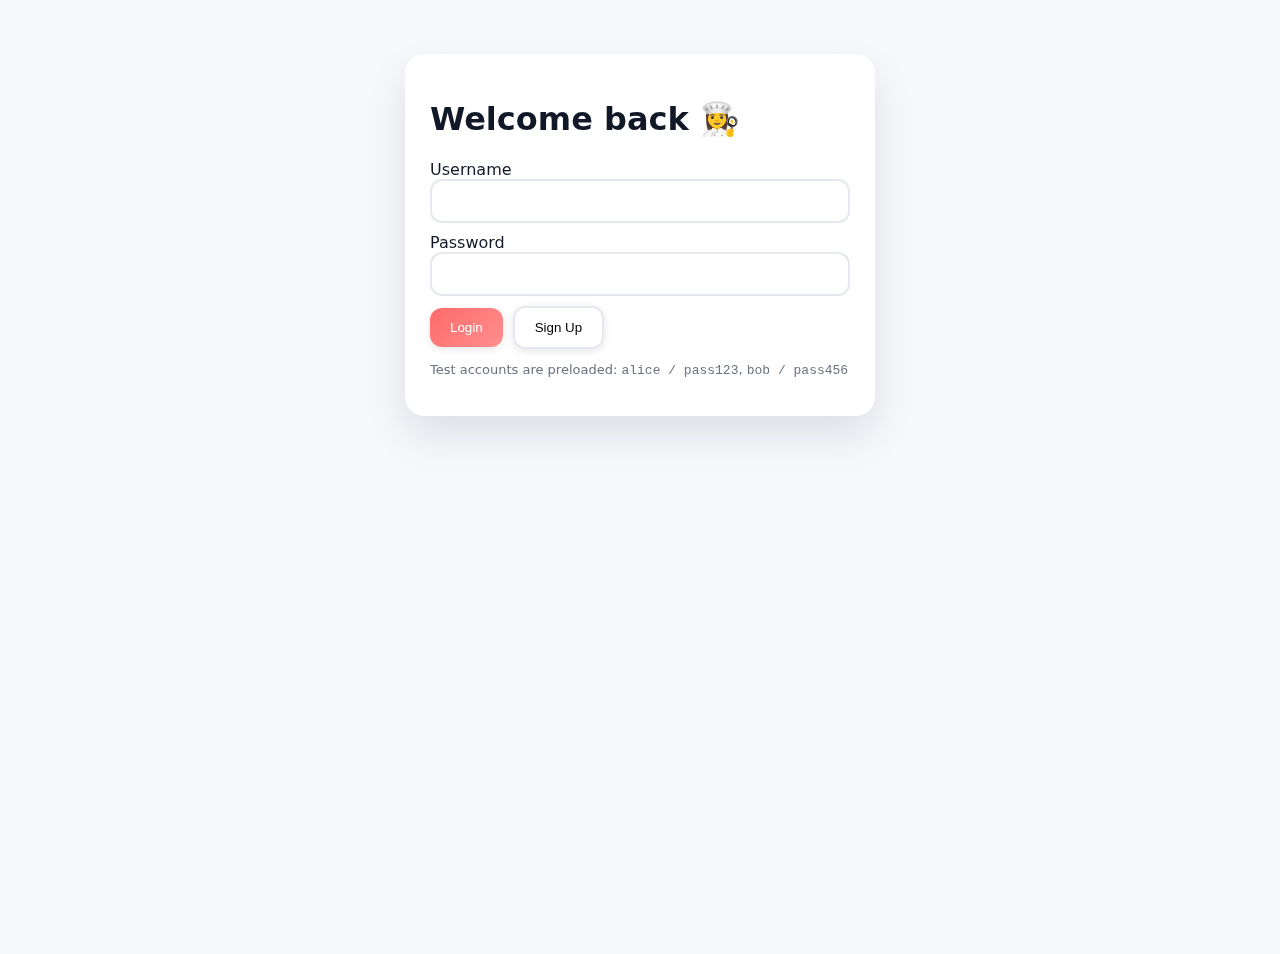
<file: index.html>
<!doctype html>
<html lang="en">
<head>
<meta charset="utf-8" />
<meta name="viewport" content="width=device-width,initial-scale=1" />
<title>Recipe Voice — Login</title>
<link rel="stylesheet" href="styles.css">
</head>
<body class="page-login">
<main class="card center-card">
<h1>Welcome back 👩‍🍳</h1>
<form id="loginForm" class="form">
<label>Username<input id="loginUser" required></label>
<label>Password<input id="loginPass" type="password" required></label>
<div class="row">
<button type="submit" class="btn primary">Login</button>
<button id="toSign" type="button" class="btn outline">Sign Up</button>
</div>
</form>
<p class="muted">Test accounts are preloaded: <code>alice / pass123</code>, <code>bob / pass456</code></p>
</main>
<script src="app.js"></script>
<script>initPage('login')</script>
</body>
</html>
</file>
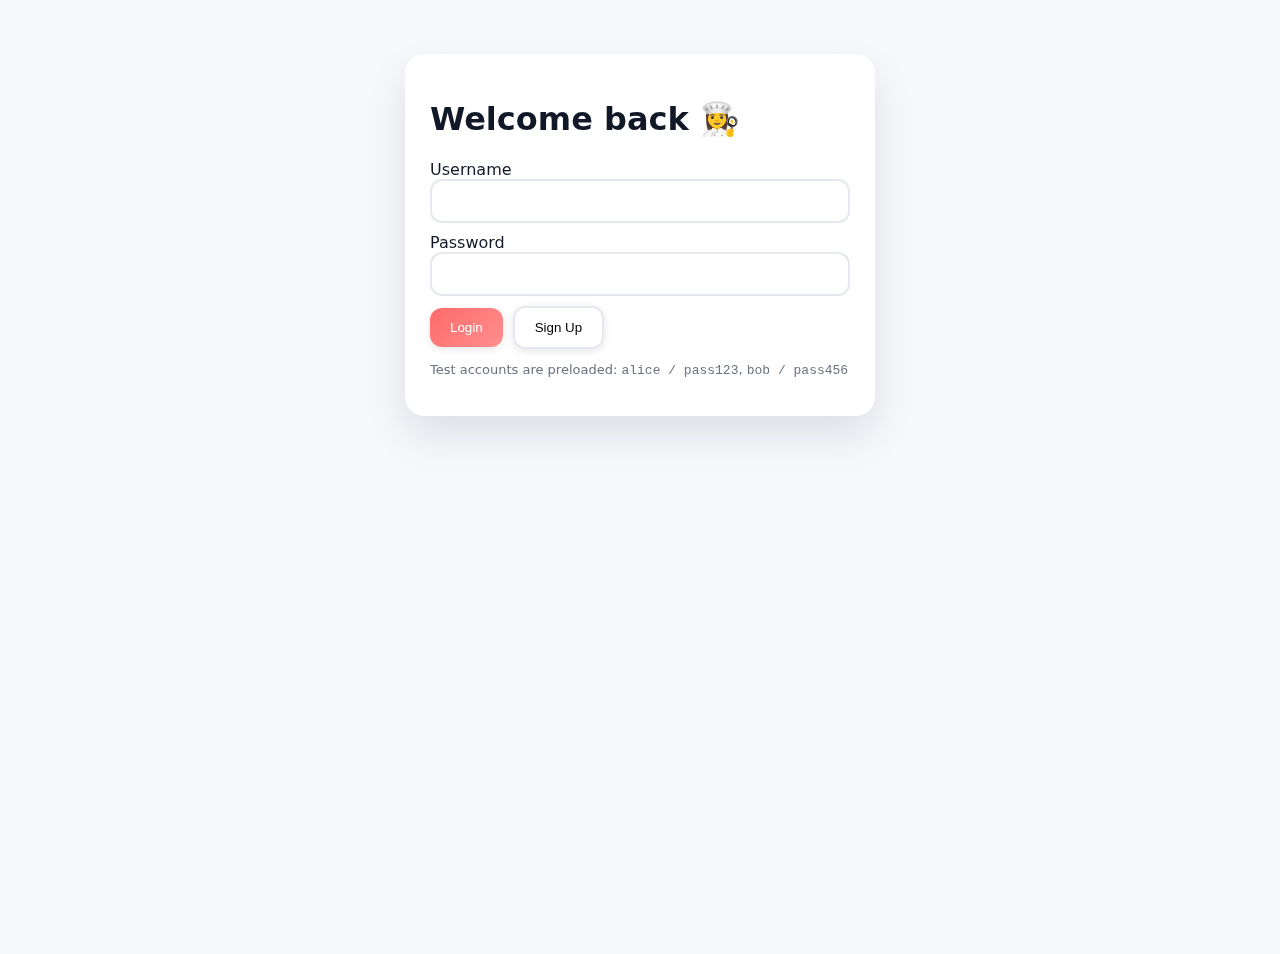
<file: Login.html>
<!doctype html>
<html lang="en">
<head>
<meta charset="utf-8" />
<meta name="viewport" content="width=device-width,initial-scale=1" />
<title>Recipe Voice — Login</title>
<link rel="stylesheet" href="styles.css">
</head>
<body class="page-login">
<main class="card center-card">
<h1>Welcome back 👩‍🍳</h1>
<form id="loginForm" class="form">
<label>Username<input id="loginUser" required></label>
<label>Password<input id="loginPass" type="password" required></label>
<div class="row">
<button type="submit" class="btn primary">Login</button>
<button id="toSign" type="button" class="btn outline">Sign Up</button>
</div>
</form>
<p class="muted">Test accounts are preloaded: <code>alice / pass123</code>, <code>bob / pass456</code></p>
</main>
<script src="app.js"></script>
<script>initPage('login')</script>
</body>
</html>
</file>
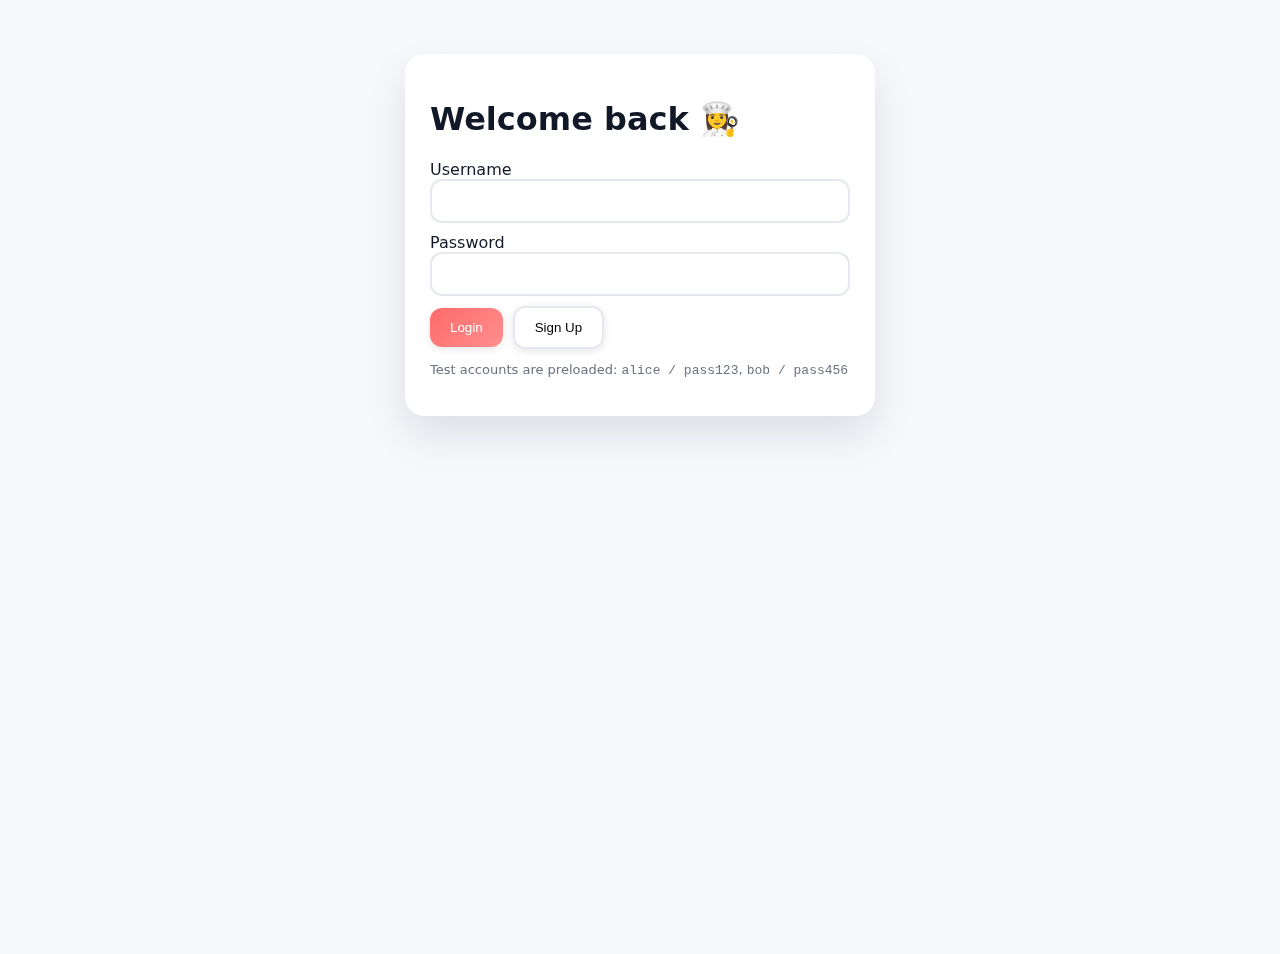
<file: Recipe.html>
<!doctype html>
<html lang="en">
<head>
<meta charset="utf-8" />
<meta name="viewport" content="width=device-width,initial-scale=1" />
<title>Recipe Voice — View</title>
<link rel="stylesheet" href="styles.css">
</head>
<body class="page-recipe">
<header class="topbar">
<button id="backBtn" class="btn outline">← Back</button>
<h2 id="viewTitle">Recipe</h2>
<div></div>
</header>


<main class="card content">
<section>
<h3>Ingredients</h3>
<ul id="viewIngredients"></ul>
</section>
<section>
<h3>Directions</h3>
<div id="viewDirections"></div>
</section>


<div class="controls">
<button id="playBtn" class="btn primary">Play</button>
<button id="pauseBtn" class="btn">Pause</button>
<button id="stopBtn" class="btn outline">Stop</button>
</div>
</main>
<script src="app.js"></script>
<script>initPage('recipe')</script>
</body>
</html>
</file>
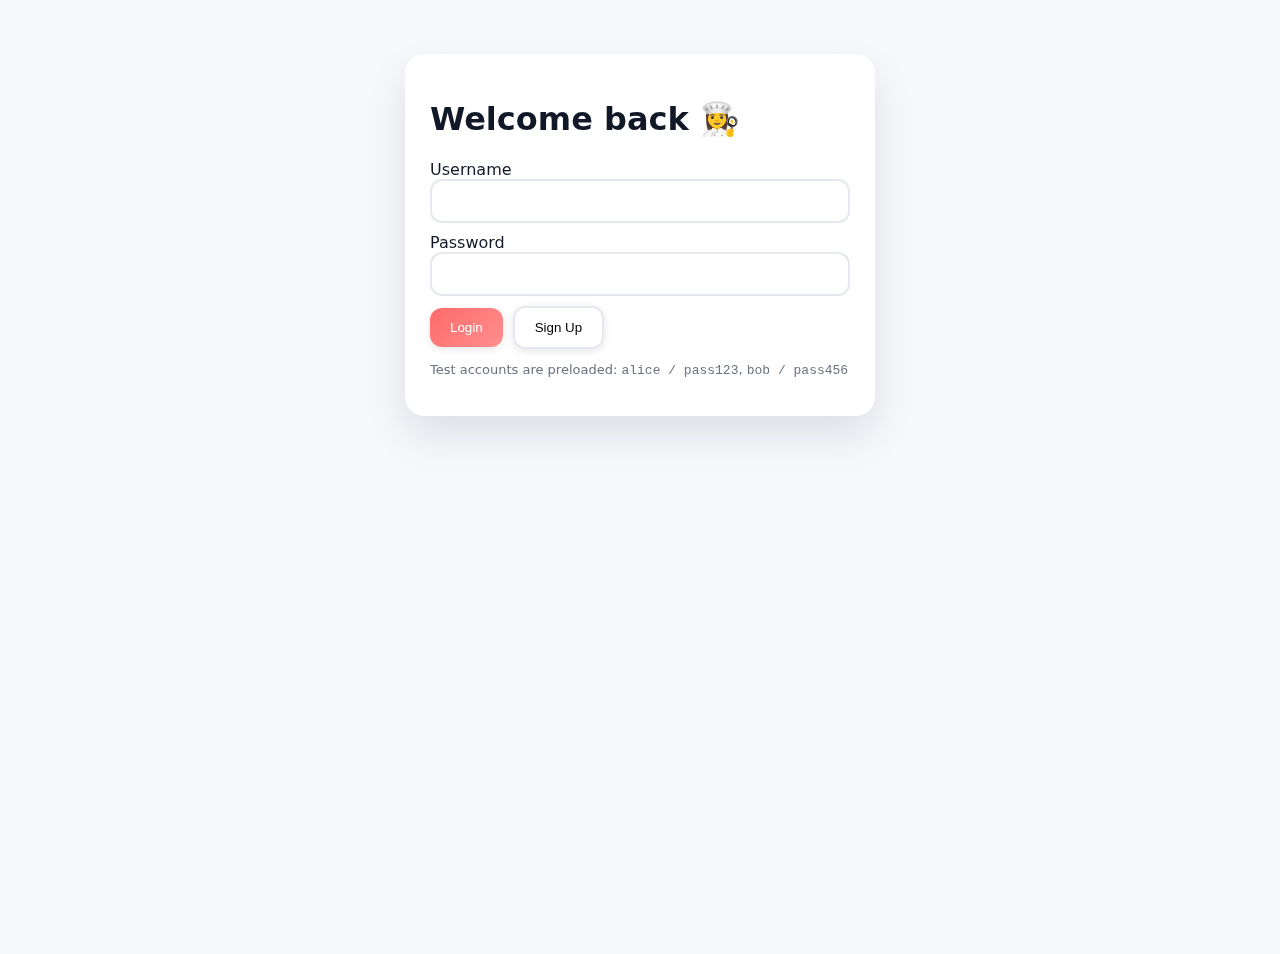
<file: Recipes.html>
<!doctype html>
<html lang="en">
<head>
<meta charset="utf-8" />
<meta name="viewport" content="width=device-width,initial-scale=1" />
<title>Recipe Voice — Recipes</title>
<link rel="stylesheet" href="styles.css">
</head>
<body class="page-recipes">
<header class="topbar">
<h2>My Recipes</h2>
<div>
<input id="searchBox" placeholder="Search recipes…">
<button id="addRecipeBtn" class="btn">Add Recipe</button>
<button id="logoutBtn" class="btn outline">Logout</button>
</div>
</header>


<main class="content">
<section id="listSection" class="card">
<ul id="recipeList" class="list"></ul>
</section>


<section id="editorSection" class="card hidden">
<h3>Add / Edit Recipe</h3>
<form id="recipeForm" class="form">
<label>Title<input id="recipeTitle" required></label>
<label>Ingredients (one per line)
<textarea id="recipeIngredients" rows="6"></textarea>
</label>
<label>Directions (one paragraph per line)
<textarea id="recipeDirections" rows="8"></textarea>
</label>
<div class="row">
<button type="submit" class="btn primary">Save Recipe</button>
<button id="cancelEdit" type="button" class="btn outline">Cancel</button>
</div>
</form>
</section>
</main>
<script src="app.js"></script>
<script>initPage('recipes')</script>
</body>
</html>
</file>
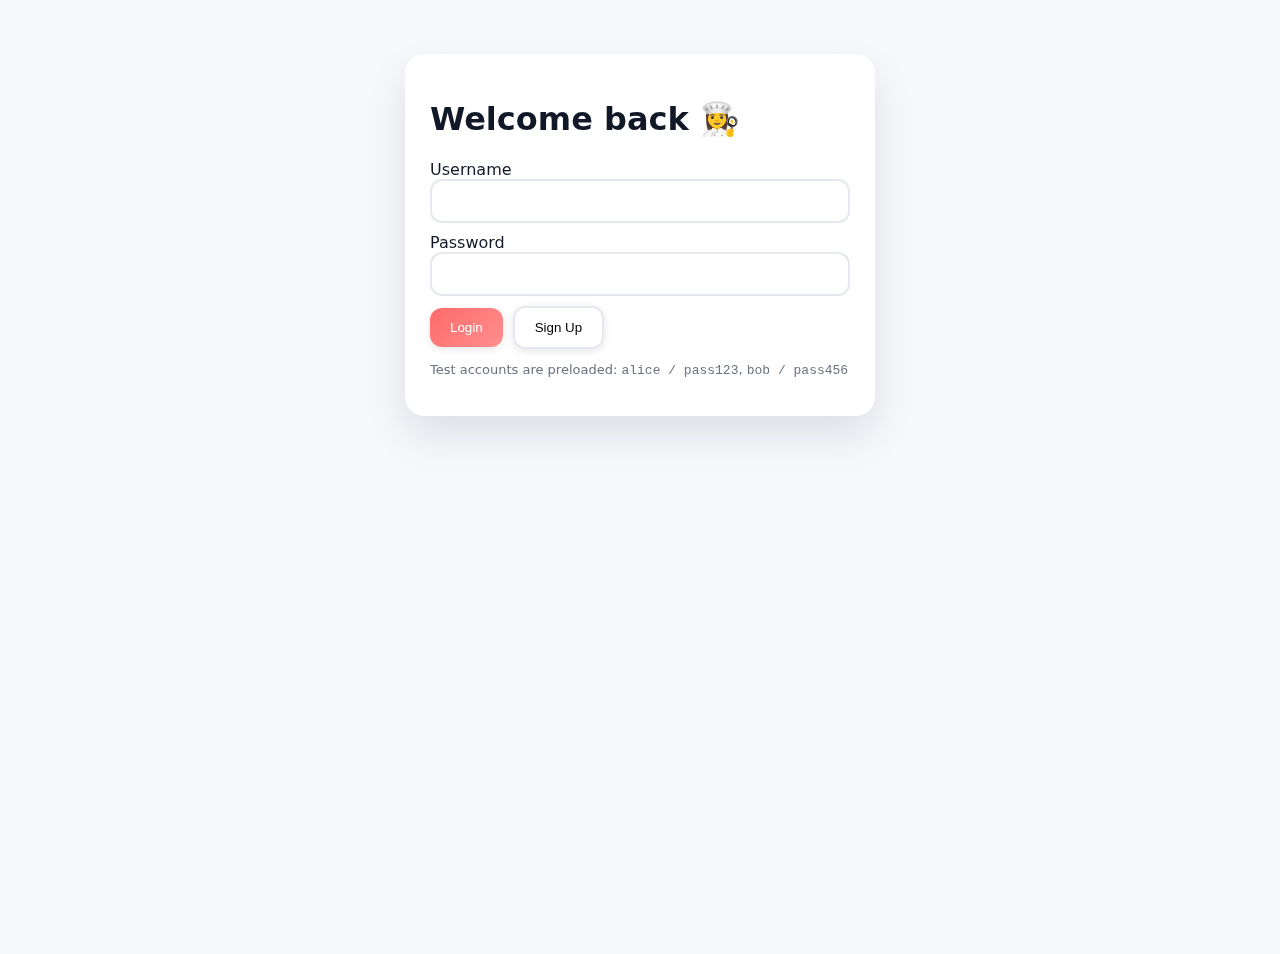
<file: recipes.html>
<!doctype html>
<html lang="en">
<head>
<meta charset="utf-8" />
<meta name="viewport" content="width=device-width,initial-scale=1" />
<title>Recipe Voice — Recipes</title>
<link rel="stylesheet" href="styles.css">
</head>
<body class="page-recipes">
<header class="topbar">
<h2>My Recipes</h2>
<div>
<input id="searchBox" placeholder="Search recipes…">
<button id="addRecipeBtn" class="btn">Add Recipe</button>
<button id="logoutBtn" class="btn outline">Logout</button>
</div>
</header>


<main class="content">
<section id="listSection" class="card">
<ul id="recipeList" class="list"></ul>
</section>


<section id="editorSection" class="card hidden">
<h3>Add / Edit Recipe</h3>
<form id="recipeForm" class="form">
<label>Title<input id="recipeTitle" required></label>
<label>Ingredients (one per line)
<textarea id="recipeIngredients" rows="6"></textarea>
</label>
<label>Directions (one paragraph per line)
<textarea id="recipeDirections" rows="8"></textarea>
</label>
<div class="row">
<button type="submit" class="btn primary">Save Recipe</button>
<button id="cancelEdit" type="button" class="btn outline">Cancel</button>
</div>
</form>
</section>
</main>
<script src="app.js"></script>
<script>initPage('recipes')</script>
</body>
</html>
</file>
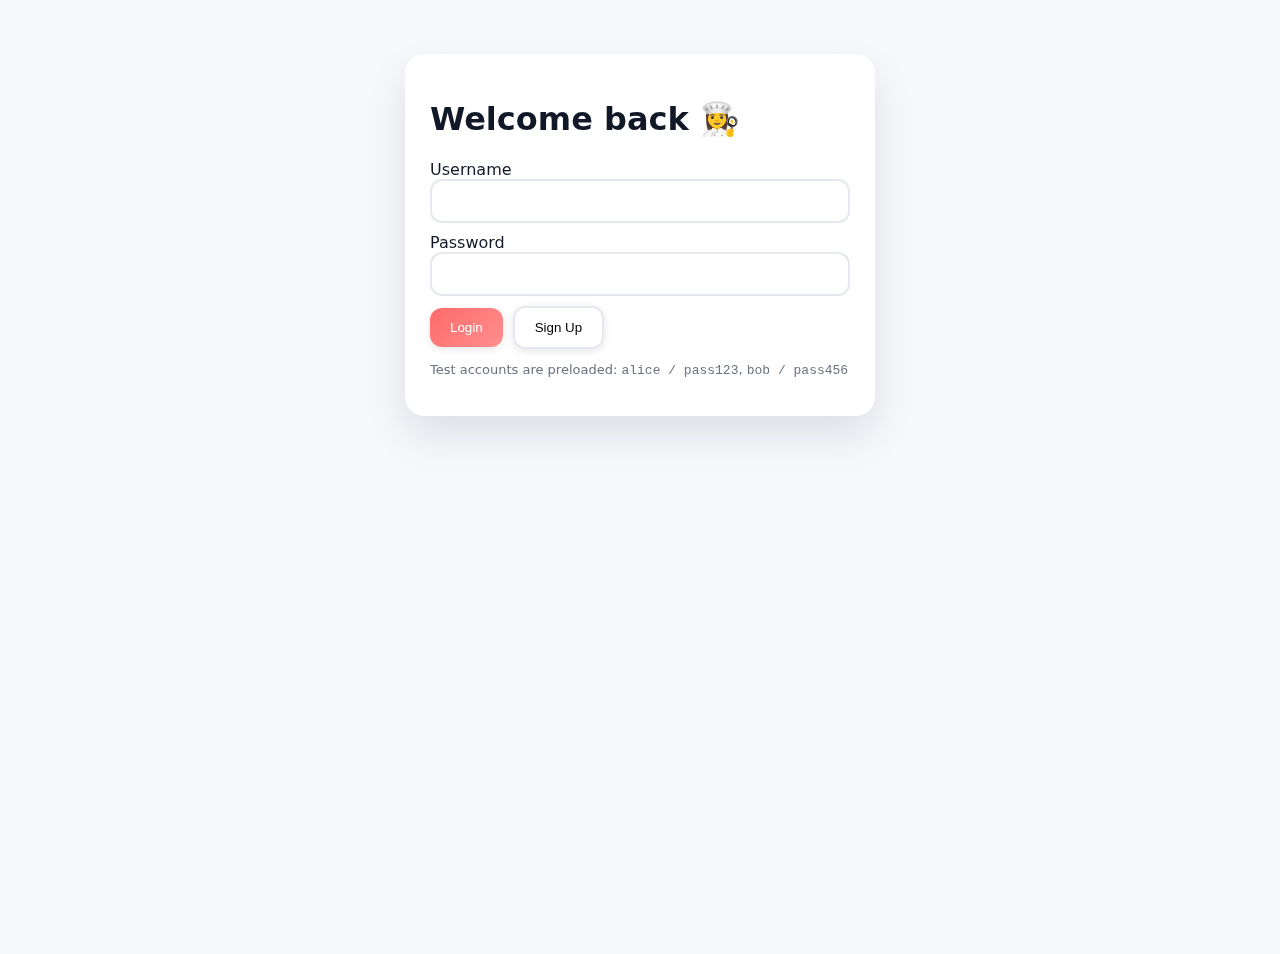
<file: Settings.html>
<!doctype html>
<html lang="en">
<head>
<meta charset="utf-8" />
<meta name="viewport" content="width=device-width,initial-scale=1" />
<title>Recipe Voice — Settings</title>
<link rel="stylesheet" href="styles.css">
</head>
<body class="page-settings">
<main class="card center-card">
<h1>Personal settings</h1>
<form id="settingsForm" class="form">
<label>Line delay (milliseconds)
<input id="settingDelay" type="number" min="0" step="250">
</label>
<label>Theme
<select id="settingTheme">
<option value="light">Light</option>
<option value="dark">Dark</option>
</select>
</label>
<label>Voice choice
<select id="settingVoice"></select>
</label>
<label>Speech rate
<input id="settingRate" type="range" min="0.5" max="2" step="0.1" value="1">
<span id="rateDisplay">1.0x</span>
</label>
<div class="row">
<button type="submit" class="btn primary">Save & Continue</button>
</div>
</form>
</main>
<script src="app.js"></script>
<script>initPage('settings')</script>
</body>
</html>
</file>
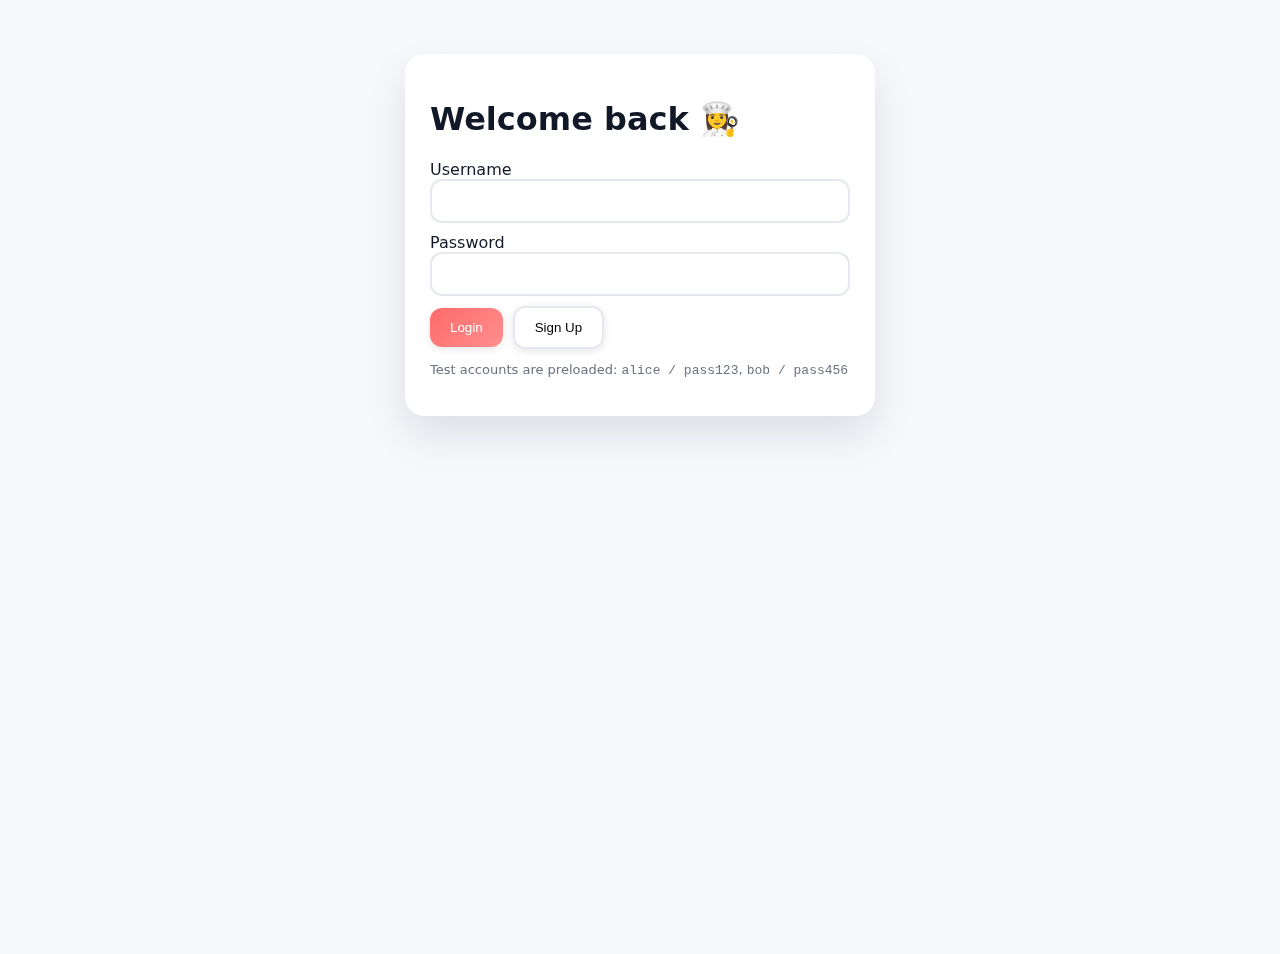
<file: settings.html>
<!doctype html>
<html lang="en">
<head>
<meta charset="utf-8" />
<meta name="viewport" content="width=device-width,initial-scale=1" />
<title>Recipe Voice — Settings</title>
<link rel="stylesheet" href="styles.css">
</head>
<body class="page-settings">
<main class="card center-card">
<h1>Personal settings</h1>
<form id="settingsForm" class="form">
<label>Line delay (milliseconds)
<input id="settingDelay" type="number" min="0" step="250">
</label>
<label>Theme
<select id="settingTheme">
<option value="light">Light</option>
<option value="dark">Dark</option>
</select>
</label>
<label>Voice choice
<select id="settingVoice"></select>
</label>
<label>Speech rate
<input id="settingRate" type="range" min="0.5" max="2" step="0.1" value="1">
<span id="rateDisplay">1.0x</span>
</label>
<div class="row">
<button type="submit" class="btn primary">Save & Continue</button>
</div>
</form>
</main>
<script src="app.js"></script>
<script>initPage('settings')</script>
</body>
</html>
</file>
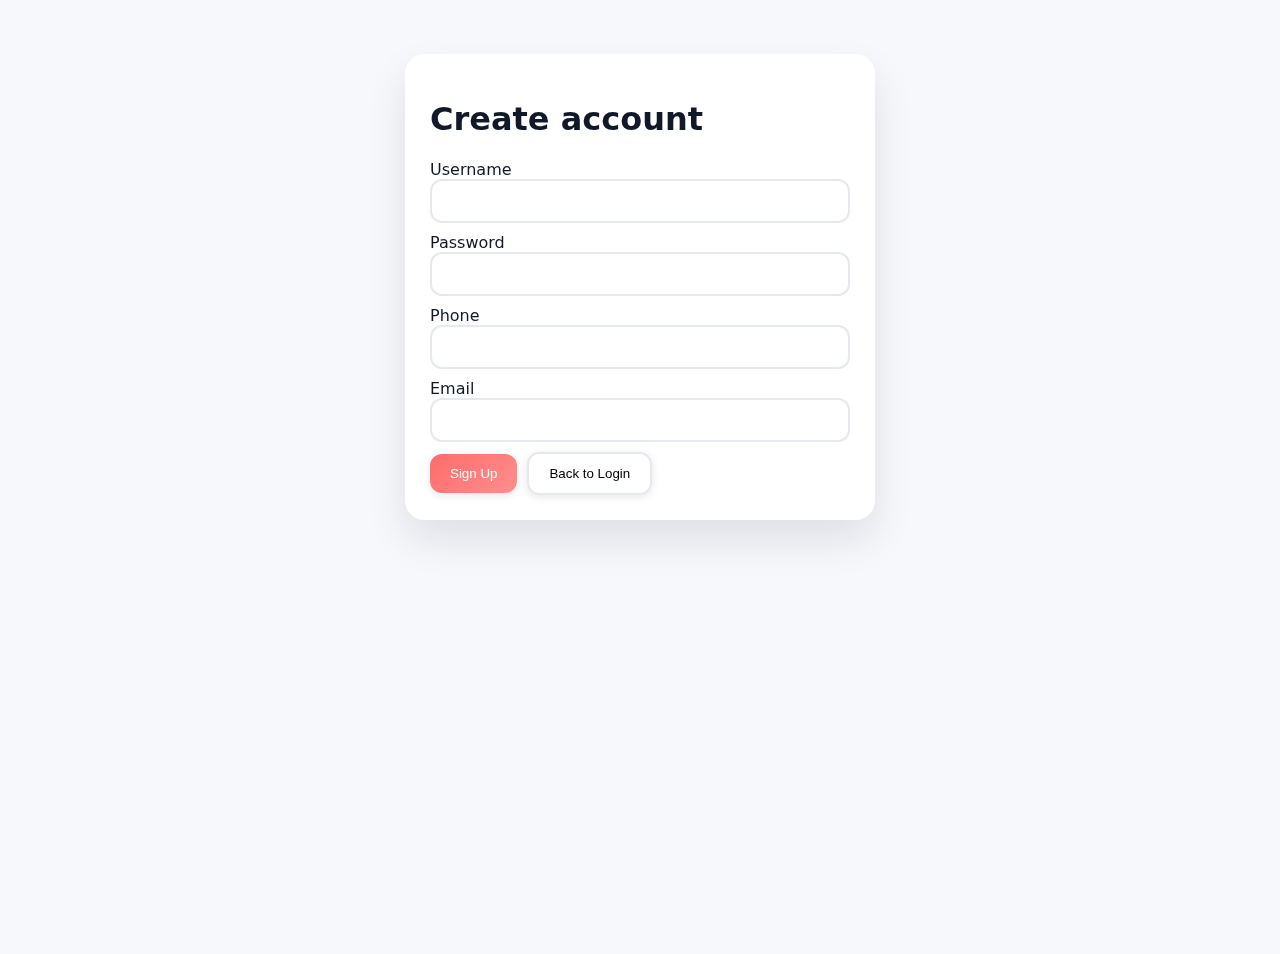
<file: Signin.html>
<!doctype html>
<html lang="en">
<head>
<meta charset="utf-8" />
<meta name="viewport" content="width=device-width,initial-scale=1" />
<title>Recipe Voice — Sign Up</title>
<link rel="stylesheet" href="styles.css">
</head>
<body class="page-signin">
<main class="card center-card">
<h1>Create account</h1>
<form id="signForm" class="form">
<label>Username<input id="signUser" required></label>
<label>Password<input id="signPass" type="password" required></label>
<label>Phone<input id="signPhone" inputmode="tel"></label>
<label>Email<input id="signEmail" type="email"></label>
<div class="row">
<button type="submit" class="btn primary">Sign Up</button>
<button id="toLogin" type="button" class="btn outline">Back to Login</button>
</div>
</form>
</main>
<script src="app.js"></script>
<script>initPage('signin')</script>
</body>
</html>
</file>
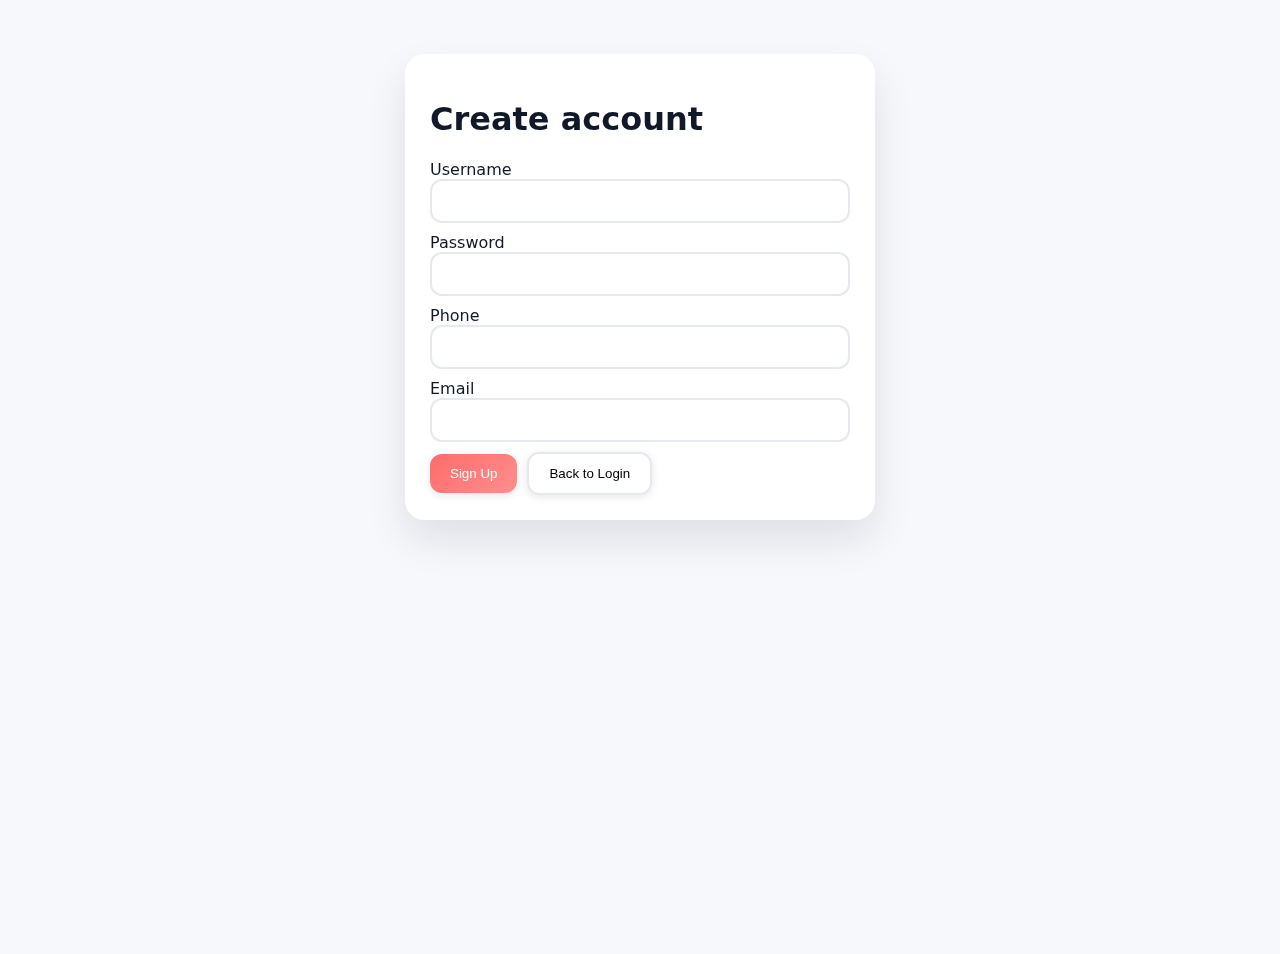
<file: signin.html>
<!doctype html>
<html lang="en">
<head>
<meta charset="utf-8" />
<meta name="viewport" content="width=device-width,initial-scale=1" />
<title>Recipe Voice — Sign Up</title>
<link rel="stylesheet" href="styles.css">
</head>
<body class="page-signin">
<main class="card center-card">
<h1>Create account</h1>
<form id="signForm" class="form">
<label>Username<input id="signUser" required></label>
<label>Password<input id="signPass" type="password" required></label>
<label>Phone<input id="signPhone" inputmode="tel"></label>
<label>Email<input id="signEmail" type="email"></label>
<div class="row">
<button type="submit" class="btn primary">Sign Up</button>
<button id="toLogin" type="button" class="btn outline">Back to Login</button>
</div>
</form>
</main>
<script src="app.js"></script>
<script>initPage('signin')</script>
</body>
</html>
</file>
<file: styles.css>
:root{
    --bg:#f7f8fb; --card:#fff; --accent:#ff6b6b; --muted:#6b7280; --text:#111827;
    }
    body{font-family:Inter, system-ui, -apple-system, 'Segoe UI', Roboto, 'Helvetica Neue', Arial; background:var(--bg); color:var(--text); margin:0; min-height:100vh}
    .center-card{max-width:420px;margin:6vh auto;padding:28px}
    .card{background:rgba(255,255,255,0.95); border-radius:20px; padding:24px; box-shadow:0 20px 40px rgba(20,20,50,0.1); backdrop-filter:blur(20px); border:1px solid rgba(255,255,255,0.2)}
    .form label{display:block;margin:10px 0}
    .form input, .form textarea, .form select{width:100%;padding:12px 16px;border-radius:12px;border:2px solid #e6e8f0;background:rgba(255,255,255,0.9);backdrop-filter:blur(10px);transition:all 0.3s ease;font-size:14px;box-sizing:border-box}
    .form input:focus, .form textarea:focus, .form select:focus{outline:none;border-color:#ff6b6b;box-shadow:0 0 0 3px rgba(255,107,107,0.1);transform:translateY(-1px)}
    .form input[type="range"]{background:linear-gradient(to right, #ff6b6b, #ff8e8e);height:6px;border:none;border-radius:3px}
    .form input[type="range"]::-webkit-slider-thumb{appearance:none;width:20px;height:20px;border-radius:50%;background:#ff6b6b;cursor:pointer;box-shadow:0 2px 6px rgba(0,0,0,0.2)}
    .form input[type="range"]::-moz-range-thumb{width:20px;height:20px;border-radius:50%;background:#ff6b6b;cursor:pointer;border:none;box-shadow:0 2px 6px rgba(0,0,0,0.2)}
    .btn{padding:12px 20px;border-radius:12px;border:none;background:transparent;cursor:pointer;font-weight:500;transition:all 0.3s ease;box-shadow:0 2px 8px rgba(0,0,0,0.1);position:relative;overflow:hidden}
    .btn:hover{transform:translateY(-2px);box-shadow:0 4px 16px rgba(0,0,0,0.15)}
    .btn.primary{background:linear-gradient(135deg, #ff6b6b, #ff8e8e);color:white;border:none}
    .btn.primary:hover{background:linear-gradient(135deg, #ff5252, #ff7979)}
    .btn.outline{border:2px solid #e6e8f0;background:rgba(255,255,255,0.9);backdrop-filter:blur(10px)}
    .btn.outline:hover{border-color:#ff6b6b;background:rgba(255,107,107,0.1)}
    .row{display:flex;gap:10px;align-items:center}
    .muted{color:var(--muted);font-size:13px}
    .topbar{display:flex;justify-content:space-between;align-items:center;padding:20px;background:rgba(255,255,255,0.9);backdrop-filter:blur(20px);border-bottom:1px solid rgba(0,0,0,0.05);box-shadow:0 2px 20px rgba(0,0,0,0.05)}
    .content{display:flex;gap:20px;padding:16px}
    .list{list-style:none;padding:0;margin:0}
    .list li{display:flex;justify-content:space-between;padding:16px;border-bottom:1px solid rgba(0,0,0,0.05);transition:all 0.3s ease;border-radius:12px;margin-bottom:8px;background:rgba(255,255,255,0.5)}
    .list li:hover{background:rgba(255,107,107,0.05);transform:translateY(-2px);box-shadow:0 4px 20px rgba(0,0,0,0.08)}
    .hidden{display:none}
    .controls{display:flex;gap:12px;margin-top:20px;flex-wrap:wrap;justify-content:center;padding:20px;background:linear-gradient(135deg, rgba(247,248,251,0.9), rgba(255,255,255,0.7));border-radius:20px;backdrop-filter:blur(20px);box-shadow:0 8px 32px rgba(0,0,0,0.1);border:1px solid rgba(255,255,255,0.3)}
    
    /* Enhanced Search Input */
    input[type="search"], input[id*="search"], input[id*="Search"] {
      background: linear-gradient(135deg, rgba(255,255,255,0.9), rgba(248,250,252,0.9));
      border: 2px solid transparent;
      border-radius: 25px;
      padding: 14px 20px 14px 50px;
      font-size: 16px;
      transition: all 0.4s cubic-bezier(0.4, 0, 0.2, 1);
      backdrop-filter: blur(20px);
      box-shadow: 0 4px 20px rgba(0,0,0,0.08);
      position: relative;
    }
    
    input[type="search"]:focus, input[id*="search"]:focus, input[id*="Search"]:focus {
      outline: none;
      border-color: #ff6b6b;
      box-shadow: 0 8px 30px rgba(255,107,107,0.2), 0 0 0 4px rgba(255,107,107,0.1);
      transform: translateY(-2px) scale(1.02);
      background: linear-gradient(135deg, rgba(255,255,255,0.95), rgba(255,245,245,0.9));
    }
    
    input[type="search"]::placeholder, input[id*="search"]::placeholder, input[id*="Search"]::placeholder {
      color: #94a3b8;
      font-weight: 500;
    }
    
    /* Search Icon Effect */
    input[type="search"]:before, input[id*="search"]:before, input[id*="Search"]:before {
      content: '🔍';
      position: absolute;
      left: 18px;
      top: 50%;
      transform: translateY(-50%);
      font-size: 18px;
      opacity: 0.6;
    }
    
    
    /* Enhanced animations */
    @keyframes fadeInUp {
      from { opacity: 0; transform: translateY(30px); }
      to { opacity: 1; transform: translateY(0); }
    }
    
    @keyframes pulse {
      0%, 100% { transform: scale(1); }
      50% { transform: scale(1.05); }
    }
    
    .card { animation: fadeInUp 0.6s ease-out; }
    .btn:active { animation: pulse 0.2s ease-in-out; }
    
    /* Enhanced dark theme */
    body.dark{
      --bg:#0a0e1a; 
      --card:rgba(15,23,36,0.95); 
      --accent:#64b5f6; 
      --muted:#90caf9; 
      --text:#e3f2fd;
      background:linear-gradient(135deg, #0a0e1a, #1a1f2e);
    }
    /* Dark mode: enhanced button styling */
body.dark .btn,
html.dark .btn {
  color: #fff !important;
  box-shadow: 0 2px 8px rgba(0,0,0,0.3);
}

body.dark .btn.outline,
html.dark .btn.outline {
  color: #fff !important;
  border-color: #4a5568;
  background: rgba(26,32,44,0.8);
}

body.dark .btn:hover,
html.dark .btn.outline:hover {
  transform: translateY(-2px);
  box-shadow: 0 4px 16px rgba(0,0,0,0.4);
}

body.dark .controls {
  background: linear-gradient(135deg, rgba(15,23,36,0.8), rgba(26,32,44,0.6));
}

body.dark .card {
  background: rgba(15,23,36,0.9);
  border: 1px solid rgba(100,181,246,0.1);
}

body.dark input[type="search"], 
body.dark input[id*="search"], 
body.dark input[id*="Search"] {
  background: linear-gradient(135deg, rgba(15,23,36,0.9), rgba(26,32,44,0.8));
  color: #e3f2fd;
  border-color: rgba(100,181,246,0.2);
}

body.dark input[type="search"]:focus,
body.dark input[id*="search"]:focus,
body.dark input[id*="Search"]:focus {
  border-color: #64b5f6;
  box-shadow: 0 8px 30px rgba(100,181,246,0.2), 0 0 0 4px rgba(100,181,246,0.1);
  background: linear-gradient(135deg, rgba(15,23,36,0.95), rgba(30,40,60,0.9));
}

    
    @media(max-width:800px){.content{flex-direction:column;padding:12px}.center-card{margin:4vh 12px}}
</file>
